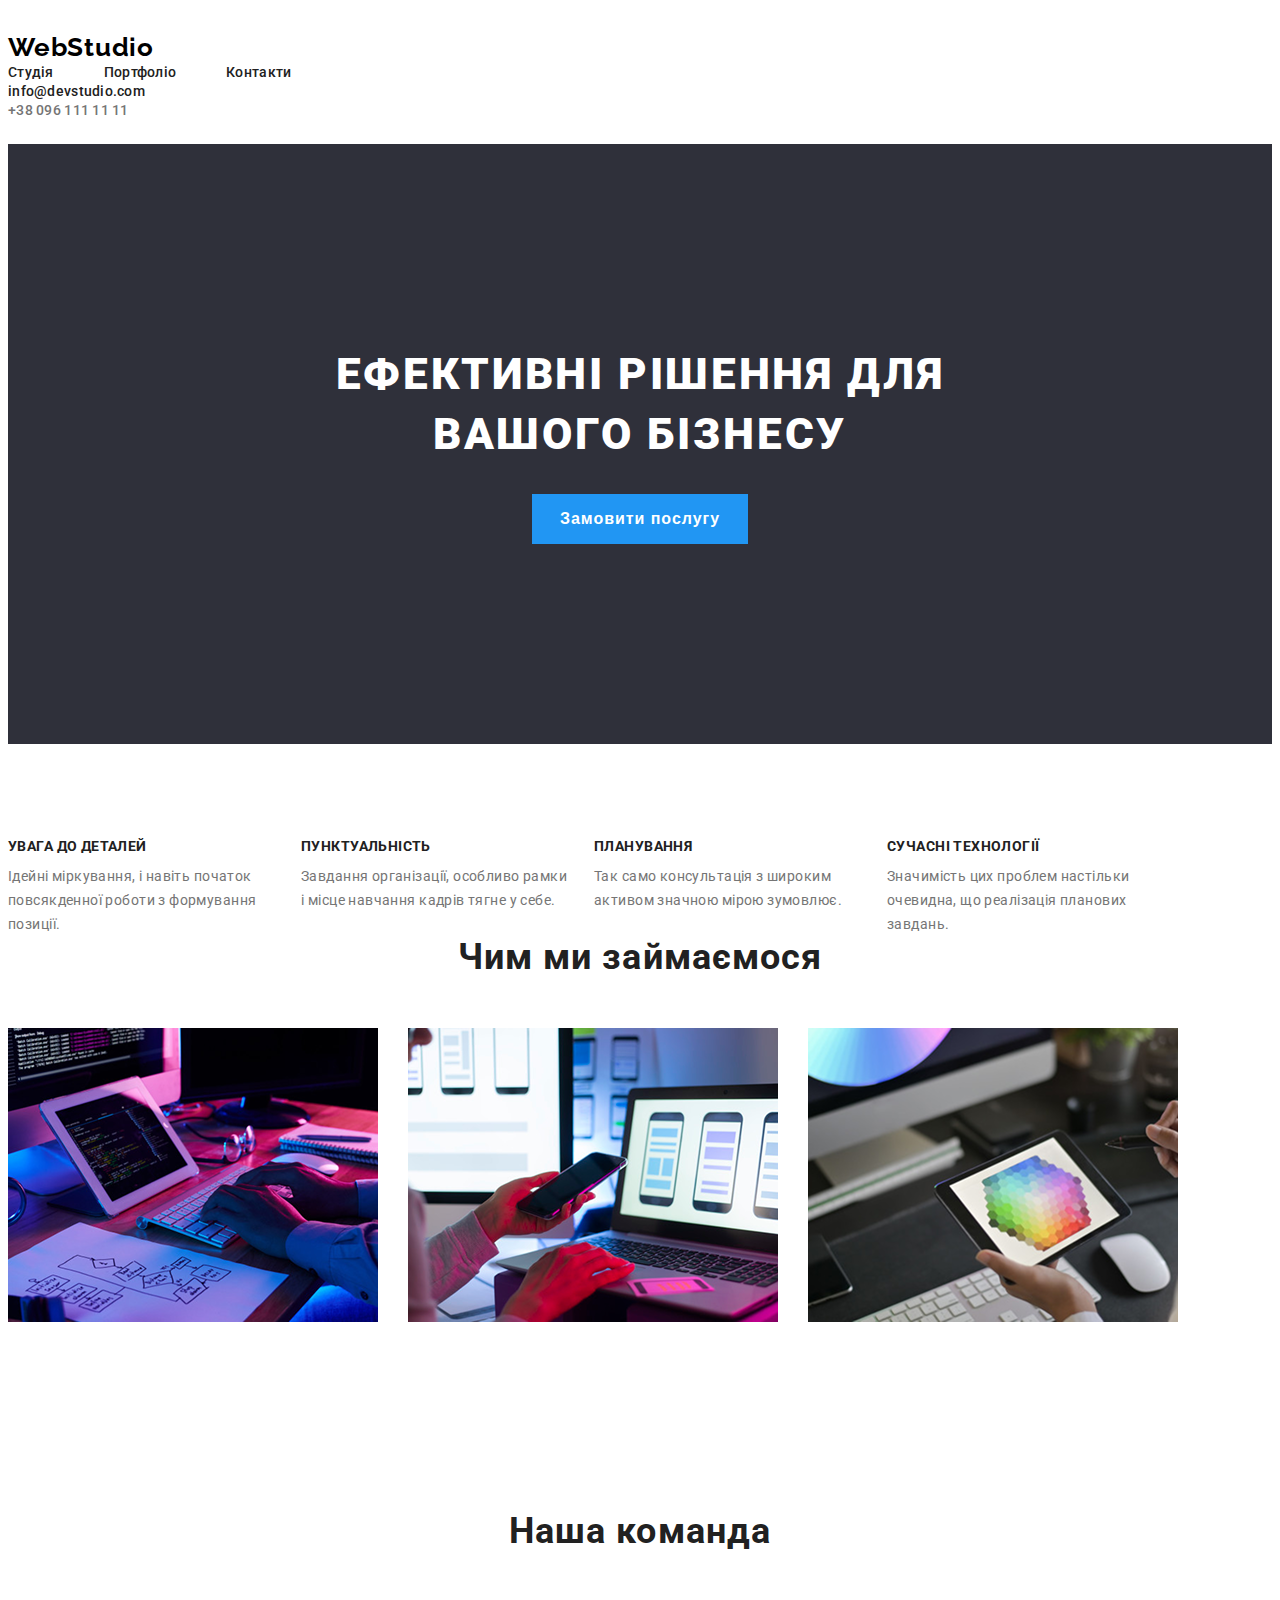
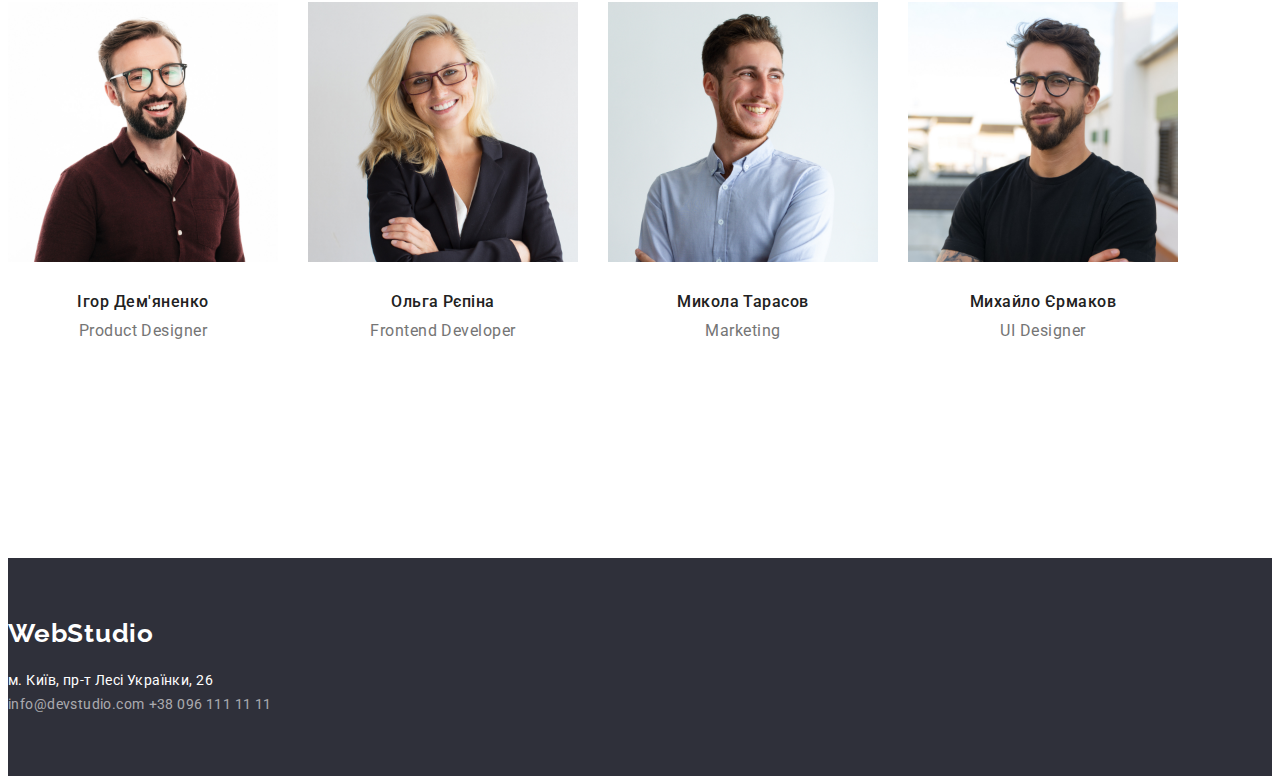
<file: index.html>
<!DOCTYPE html>
<html lang="en">

<head>
  <meta charset="UTF-8" />
  <meta name="viewport" content="width=device-width, initial-scale=1.0" />
  <title>Document</title>
  <!--Raleway-->
  <link rel="preconnect" href="https://fonts.googleapis.com">
  <link rel="preconnect" href="https://fonts.gstatic.com" crossorigin>
  <link href="https://fonts.googleapis.com/css2?family=Raleway:ital,wght@0,100..900;1,100..900&display=swap"
    rel="stylesheet">
  <!--Roboto-->
  <link rel="preconnect" href="https://fonts.googleapis.com">
  <link rel="preconnect" href="https://fonts.gstatic.com" crossorigin>
  <link
    href="https://fonts.googleapis.com/css2?family=Raleway:ital,wght@0,100..900;1,100..900&family=Roboto:ital,wght@0,100..900;1,100..900&display=swap"
    rel="stylesheet">
  <!-- Normalize style -->
  <link rel="stylesheet" href="https://cdnjs.cloudflare.com/ajax/libs/modern-normalize/3.0.1/modern-normalize.min.css"
    integrity="sha512-q6WgHqiHlKyOqslT/lgBgodhd03Wp4BEqKeW6nNtlOY4quzyG3VoQKFrieaCeSnuVseNKRGpGeDU3qPmabCANg=="
    crossorigin="anonymous" referrerpolicy="no-referrer" />
  <!-- Reset CSS -->
  <link rel="stylesheet" href="./reset.css">
  <!-- CSS -->
  <link rel="stylesheet" href="./style.css">
</head>

<body>
  <header class="header">
    <a href="./webstudio.html" class="header-logo">WebStudio</a>
    <nav class="header-nav">
      <ul class="header-list">
        <li class="header-item">
          <a class="header-link" href="">Студія</a>
        </li>
        <li class="header-item">
          <a class="header-link" href="./portfolio.html">Портфоліо</a>
        </li>
        <li class="header-item">
          <a class="header-link" href="">Контакти</a>
        </li>
      </ul>
    </nav>
    <ul>
      <li>
        <a href="" class="header-link">info@devstudio.com</a>
      </li>
      <li>
        <a href="" class="header-number">+38 096 111 11 11</a>
      </li>
    </ul>
  </header>
  <main>
    <!--Замовити послугу-->
    <section class="hero">
      <h1 class="hero-title">Ефективні рішення для вашого бізнесу</h1>
      <button type="button" class="hero-button">Замовити послугу</button>
    </section>
    <!--Про нас-->
    <section class="about">
      <ul class="about-list">
        <li class="about-item">
          <h2 class="about-title">УВАГА ДО ДЕТАЛЕЙ</h2>
          <p class="about-text">
            Ідейні міркування, і навіть початок повсякденної роботи з формування
            позиції.
          </p>
        </li>
        <li class="about-item">
          <h2 class="about-title">ПУНКТУАЛЬНІСТЬ</h2>
          <p class="about-text">
            Завдання організації, особливо рамки і місце навчання кадрів тягне у
            себе.
          </p>
        </li>
        <li class="about-item">
          <h2 class="about-title">ПЛАНУВАННЯ</h2>
          <p class="about-text">Так само консультація з широким активом значною мірою зумовлює.</p>
        </li>
        <li class="about-item">
          <h2 class="about-title">СУЧАСНІ ТЕХНОЛОГІЇ</h2>
          <p class="about-text">
            Значимість цих проблем настільки очевидна, що реалізація планових
            завдань.
          </p>
        </li>
      </ul>
      <!--Картинки-->
      <section class="doing">
        <h2 class="doing-title">Чим ми займаємося</h2>
        <ul class="doing-list">
          <li class="doing-item">
            <img src="images/img (9).png" alt="Написання коду" class="doing-img">
          </li>
          <li class="doing-item">
            <img src="images/box 2.png" alt="Вибір вигляду сайту на телефоні" class="doing-img" />
          </li>
          <li class="doing-item">
            <img src="images/box 3.png" alt="Вибір кольору" class="doing-img" />
          </li>
        </ul>
      </section>
      <!--Наша команда-->
      <section class="team">
        <h3 class="team-title">Наша команда</h3>
        <ul class="team-list">
          <li class="team-item">
            <img src="./images/img.jpg" alt="Чоловік" class="team-img" />
            <h4 class="team-subtitle">Ігор Дем'яненко</h4>
            <p class="team-text">Product Designer</p>
          </li>
          <li class="team-item">
            <img src="./images/img (1).jpg" alt="Жінка" class="team-img" />
            <h4 class="team-subtitle">Ольга Рєпіна</h4>
            <p class="team-text">Frontend Developer</p>
          </li>
          <li class="team-item">
            <img src="./images/img (2).jpg" alt="Чоловік" class="team-img" />
            <h4 class="team-subtitle">Микола Тарасов</h4>
            <p class="team-text">Marketing</p>
          </li>
          <li class="team-item">
            <img src="./images/img (3).jpg" alt="Чоловік" class="team-img" />
            <h4 class="team-subtitle">Михайло Єрмаков</h4>
            <p class="team-text">UI Designer</p>
          </li>
        </ul>
      </section>
  </main>
  <footer class="footer">
    <a href="" class="footer-logo">WebStudio</a>
    <p class="footer-text">м. Київ, пр-т Лесі Українки, 26</p>
    <a href="" class="footer-email">info@devstudio.com</a>
    <a href="" class="footer-number">+38 096 111 11 11</a>
  </footer>
</body>

</html>
</file>
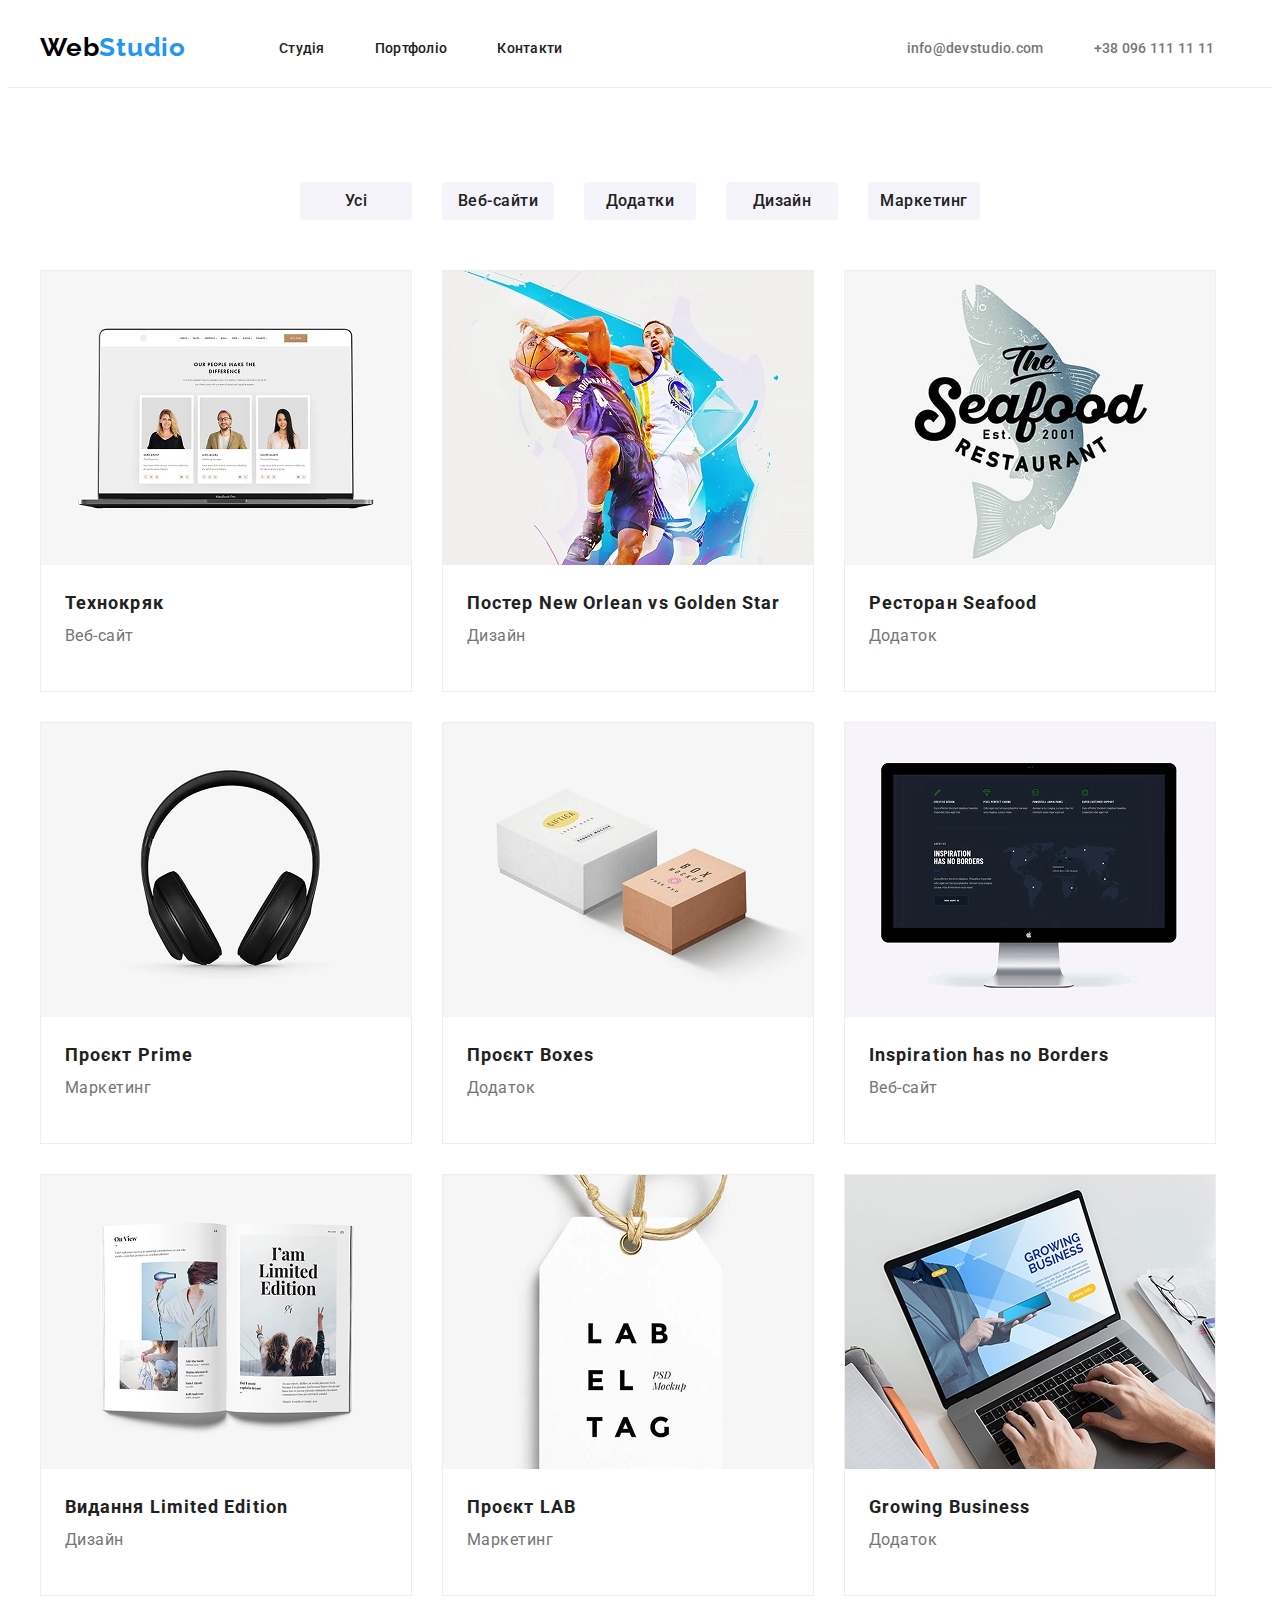
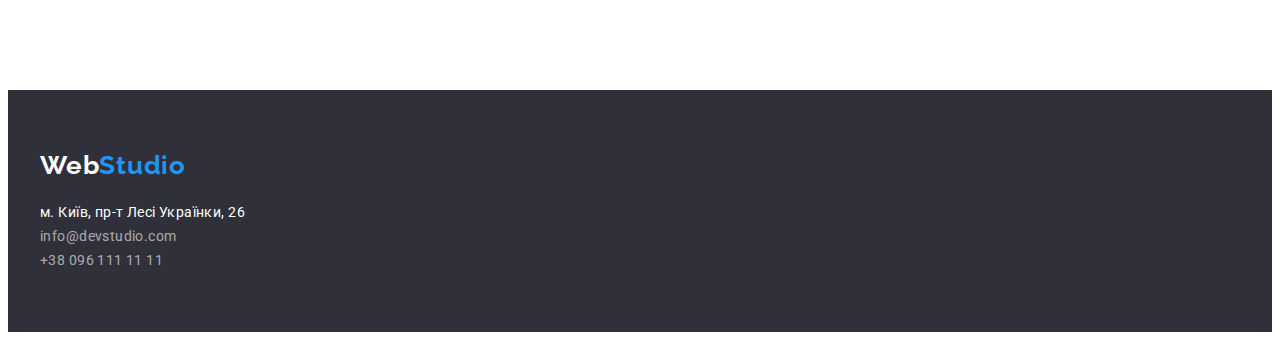
<file: portfolio.html>
<!DOCTYPE html>
<html lang="en">

<head>
  <meta charset="UTF-8" />
  <meta name="viewport" content="width=device-width, initial-scale=1.0" />
  <title>Document</title>
  <!--Raleway-->
  <link rel="preconnect" href="https://fonts.googleapis.com">
  <link rel="preconnect" href="https://fonts.gstatic.com" crossorigin>
  <link href="https://fonts.googleapis.com/css2?family=Raleway:ital,wght@0,100..900;1,100..900&display=swap"
    rel="stylesheet">
  <!--Roboto-->
  <link rel="preconnect" href="https://fonts.googleapis.com">
  <link rel="preconnect" href="https://fonts.gstatic.com" crossorigin>
  <link
    href="https://fonts.googleapis.com/css2?family=Raleway:ital,wght@0,100..900;1,100..900&family=Roboto:ital,wght@0,100..900;1,100..900&display=swap"
    rel="stylesheet">
  <!-- Normalize style -->
  <link rel="stylesheet" href="https://cdnjs.cloudflare.com/ajax/libs/modern-normalize/3.0.1/modern-normalize.min.css"
    integrity="sha512-q6WgHqiHlKyOqslT/lgBgodhd03Wp4BEqKeW6nNtlOY4quzyG3VoQKFrieaCeSnuVseNKRGpGeDU3qPmabCANg=="
    crossorigin="anonymous" referrerpolicy="no-referrer" />
  <!-- Reset CSS -->
  <link rel="stylesheet" href="./reset.css">
  <!-- CSS -->
  <link rel="stylesheet" href="./portfolio.css">
</head>

<body>
  <header class="header">
    <div class="container">

      <nav class="header-nav">
        <a href="./index.html" class="header-logo">Web<span class="header-span">Studio</span></a>
        <ul class="header-list">
          <li class="header-item">
            <a class="header-link" href="./index.html">Студія</a>
          </li>
          <li class="header-item">
            <a class="header-link" href="./portfolio.html">Портфоліо</a>
          </li>
          <li class="header-item">
            <a class="header-link" href="">Контакти</a>
          </li>
        </ul>
        <ul class="header-connection">
          <li class="header-think">
            <a href="info@devstudio.com" class="header-email">info@devstudio.com</a>
          </li>
          <li class="header-think">
            <a href="+38 096 111 11 11" class="header-number">+38 096 111 11 11</a>
          </li>
        </ul>
    </div>
    </nav>
  </header>
  <main>
    <!-- hero -->
    <section class="hero">
      <div class="container">
        <nav class="hero-nav">
          <ul class="hero-list">
            <li class="hero-item">
              <button class="hero-button">Усі</button>
            </li>
            <li class="hero-item">
              <button class="hero-button">Веб-сайти</button>
            </li>
            <li class="hero-item">
              <button class="hero-button">Додатки</button>
            </li>
            <li class="hero-item">
              <button class="hero-button">Дизайн</button>
            </li>
            <li class="hero-item">
              <button class="hero-button">Маркетинг</button>
            </li>
          </ul>
      </div>
      <div class="container">
        <ul class="hero-gallery">
          <li class="hero-element">
            <img src="./images/tehnokriak.webp" alt="" class="hero-img">
            <div class="hero-content">
              <h5 class="hero-title">Технокряк</h5>
              <p class="hero-text">Веб-сайт</p>
            </div>
          </li>
          <li class="hero-element">
            <img src="./images/basketball.webp" alt="" class="hero-img">
            <div class="hero-content">
              <h5 class="hero-title">Постер New Orlean vs Golden Star</h5>
              <p class="hero-text">Дизайн</p>
            </div>
          </li>
          <li class="hero-element">
            <img src="./images/seafood.webp" alt="" class="hero-img">
            <div class="hero-content">
              <h5 class="hero-title">Ресторан Seafood</h5>
              <p class="hero-text">Додаток</p>
            </div>
          </li>
          <li class="hero-element">
            <img src="./images/earphones.webp" alt="" class="hero-img">
            <div class="hero-content">
              <h5 class="hero-title">Проєкт Prime</h5>
              <p class="hero-text">Маркетинг</p>
            </div>
          </li>
          <li class="hero-element">
            <img src="./images/boxes.webp" alt="" class="hero-img">
            <div class="hero-content">
              <h5 class="hero-title">Проєкт Boxes</h5>
              <p class="hero-text">Додаток</p>
            </div>
          </li>
          <li class="hero-element">
            <img src="./images/computer.webp" alt="" class="hero-img">
            <div class="hero-content">
              <h5 class="hero-title">Inspiration has no Borders</h5>
              <p class="hero-text">Веб-сайт</p>
            </div>
          </li>
          <li class="hero-element">
            <img src="./images/magazines.webp" alt="" class="hero-img">
            <div class="hero-content">
              <h5 class="hero-title">Видання Limited Edition</h5>
              <p class="hero-text">Дизайн</p>
            </div>
          </li>
          <li class="hero-element">
            <img src="./images/labeltag.webp" alt="" class="hero-img">
            <div class="hero-content">
              <h5 class="hero-title">Проєкт LAB</h5>
              <p class="hero-text">Маркетинг</p>
            </div>
          </li>
          <li class="hero-element">
            <img src="./images/site.webp" alt="">
            <div class="hero-content">
              <h5 class="hero-title">Growing Business</h5>
              <p class="hero-text">Додаток</p>
            </div>
          </li>
        </ul>
        </nav>
      </div>
    </section>
  </main>
  <!-- footer -->
  <footer class="footer">
    <div class="container">
      <a href="./index.html" class="footer-logo">Web<span class="footer-span">Studio</span></a>
      <p class="footer-text">м. Київ, пр-т Лесі Українки, 26</p>
      <a href="" class="footer-email">info@devstudio.com</a>
      <p href="" class="footer-number">+38 096 111 11 11</p>
    </div>
  </footer>
</body>

</html>
</file>
<file: style.css>
body {
    font-family: "Roboto";
}

.container {
    width: 1200px;
    outline: solid red;
    margin-left: auto;
    margin-right: auto;
    padding-left: 15px;
    padding-right: 15px;
}

/* header */
.header {
    padding-top: 24px;
    padding-bottom: 25px;
}

.header-span {
    color: #2196F3;
    font-family: Raleway;
    font-size: 26px;
    font-style: normal;
    font-weight: 700;
    line-height: normal;
    letter-spacing: 0.78px;
}

.header-logo {
    color: #000;
    font-family: Raleway;
    font-size: 26px;
    font-style: normal;
    font-weight: 700;
    line-height: normal;
    letter-spacing: 0.78px;
    margin: 0 93px 0 0;
}

.header-nav {
    display: flex;
    flex: wrap;
}

.header-list {
    display: flex;
    flex: wrap;
    align-items: center;
    gap: 50px;
}

.header-link {
    color: #212121;
    font-size: 14px;
    font-style: normal;
    font-weight: 500;
    line-height: normal;
    letter-spacing: 0.28px;

}

.header-link:hover {
    color: #2196F3;
    font-family: Roboto;
    font-size: 14px;
    font-style: normal;
    font-weight: 500;
    line-height: normal;
    letter-spacing: 0.28px;
}

.header-connection {
    display: flex;
    flex: wrap;
    align-items: center;
    margin-left: 344px;
    gap: 50px;
}

.header-email {
    color: #757575;
    font-family: Roboto;
    font-size: 14px;
    font-style: normal;
    font-weight: 500;
    line-height: normal;
    letter-spacing: 0.28px;
}

.header-email:hover {
    color: #2196F3;
    font-family: Roboto;
    font-size: 14px;
    font-style: normal;
    font-weight: 500;
    line-height: normal;
    letter-spacing: 0.28px;
}

.header-number {
    color: #757575;
    font-size: 14px;
    font-style: normal;
    font-weight: 500;
    line-height: normal;
    letter-spacing: 0.28px;
}

/* hero */
.hero {
    background: #2F303A;
    padding-top: 200px;
    padding-bottom: 200px;
}

.hero-title {
    color: #FFF;
    text-align: center;
    font-family: Roboto;
    font-size: 44px;
    font-style: normal;
    font-weight: 900;
    line-height: 60px;
    letter-spacing: 2.64px;
    text-transform: uppercase;
    width: 696px;

    margin-left: auto;
    margin-right: auto;
}

.hero-button {
    color: #FFF;
    text-align: center;
    font-size: 16px;
    font-style: normal;
    font-weight: 700;
    line-height: 30px;
    letter-spacing: 0.96px;
    background: #2196F3;
    width: 216px;
    height: 50px;
    margin-top: 30px;
    display: block;
    margin-left: auto;
    margin-right: auto;
}

/* about */
.about {
    padding-top: 94px;
    padding-bottom: 94px;
}

.about-list {
    display: flex;
    flex: wrap;
    gap: 23px;
}

.about-title {
    color: #212121;
    font-size: 14px;
    font-style: normal;
    font-weight: 700;
    line-height: normal;
    letter-spacing: 0.42px;
    text-transform: uppercase;
    width: 270px;
    margin-bottom: 10px;
}

.about-text {
    color: #757575;
    font-size: 14px;
    font-style: normal;
    font-weight: 400;
    line-height: 24px;
    letter-spacing: 0.42px;
    width: 270px;
    height: 72px;
}

/* doing */

.doing {
    padding-bottom: 94px;
}

.doing-list {
    display: flex;
    flex: wrap;
    gap: 30px;
}

.doing-title {
    color: #212121;
    text-align: center;
    font-size: 36px;
    font-style: normal;
    font-weight: 700;
    line-height: normal;
    letter-spacing: 1.08px;
    margin-bottom: 50px;
}

.doing-img {
    width: 370px;
    height: 294px;
    flex-shrink: 0;
}

/* team */

.team {
    padding-top: 94px;
    padding-bottom: 94px;
}

.team-title {
    color: #212121;
    text-align: center;
    font-size: 36px;
    font-style: normal;
    font-weight: 700;
    line-height: normal;
    letter-spacing: 1.08px;
    margin-bottom: 50px;
}

.team-list {
    display: flex;
    flex: wrap;
    gap: 30px;
}

.team-item {
    padding-bottom: 30px;
}

.team-img {
    width: 270px;
    height: 260px;
    flex-shrink: 0;
}

.team-subtitle {
    color: #212121;
    text-align: center;
    font-size: 16px;
    font-style: normal;
    font-weight: 500;
    line-height: normal;
    letter-spacing: 0.48px;
    margin-top: 30px;
}

.team-text {
    color: #757575;
    text-align: center;
    font-size: 16px;
    font-style: normal;
    font-weight: 400;
    line-height: normal;
    letter-spacing: 0.48px;
    margin-top: 10px;

}

/* footer */
.footer {
    background: #2F303A;
    padding-top: 60px;
    padding-bottom: 60px;
}

.footer-logo {
    color: #FFF;
    font-family: Raleway;
    font-size: 26px;
    font-style: normal;
    font-weight: 700;
    line-height: normal;
    letter-spacing: 0.78px;
}

.footer-span {
    color: #2196F3;
    font-family: Raleway;
    font-size: 26px;
    font-style: normal;
    font-weight: 700;
    line-height: normal;
    letter-spacing: 0.78px;

}

.footer-text {
    color: #FFF;
    font-family: Roboto;
    font-size: 14px;
    font-style: normal;
    font-weight: 400;
    line-height: 24px;
    letter-spacing: 0.42px;
    margin-top: 20px;
    display: block;
}

.footer-email {
    color: rgba(255, 255, 255, 0.60);
    font-family: Roboto;
    font-size: 14px;
    font-style: normal;
    font-weight: 400;
    line-height: 24px;
    letter-spacing: 0.42px;
    margin-top: 9px;
    margin-bottom: 9px;
}

.footer-number {
    color: rgba(255, 255, 255, 0.60);
    font-size: 14px;
    font-style: normal;
    font-weight: 400;
    line-height: 24px;
    letter-spacing: 0.42px;
}
</file>
<file: portfolio.css>
body {
    font-family: "Roboto";
}

.container {
    width: 1200px;
    margin-left: auto;
    margin-right: auto;
    padding-left: 15px;
    padding-right: 15px;
}


/* header */
.header {
    padding-top: 24px;
    padding-bottom: 25px;
    border-bottom: 1px solid #ECECEC;
    ;
}

.header-span {
    color: #2196F3;
    font-family: Raleway;
    font-size: 26px;
    font-style: normal;
    font-weight: 700;
    line-height: normal;
    letter-spacing: 0.78px;
}

.header-logo {
    color: #000;
    font-family: Raleway;
    font-size: 26px;
    font-style: normal;
    font-weight: 700;
    line-height: normal;
    letter-spacing: 0.78px;
    margin: 0 93px 0 0;
}

.header-nav {
    display: flex;
    flex: wrap;
}

.header-list {
    display: flex;
    flex: wrap;
    align-items: center;
    gap: 50px;
}

.header-link {
    color: #212121;
    font-size: 14px;
    font-style: normal;
    font-weight: 500;
    line-height: normal;
    letter-spacing: 0.28px;

}

.header-link:hover {
    color: #2196F3;
    font-family: Roboto;
    font-size: 14px;
    font-style: normal;
    font-weight: 500;
    line-height: normal;
    letter-spacing: 0.28px;
}

.header-connection {
    display: flex;
    flex: wrap;
    align-items: center;
    margin-left: 344px;
    gap: 50px;
}

.header-email {
    color: #757575;
    font-family: Roboto;
    font-size: 14px;
    font-style: normal;
    font-weight: 500;
    line-height: normal;
    letter-spacing: 0.28px;
}

.header-email:hover {
    color: #2196F3;
    font-family: Roboto;
    font-size: 14px;
    font-style: normal;
    font-weight: 500;
    line-height: normal;
    letter-spacing: 0.28px;
}

.header-number {
    color: #757575;
    font-size: 14px;
    font-style: normal;
    font-weight: 500;
    line-height: normal;
    letter-spacing: 0.28px;
}

.header-number:hover {
    color: #2196F3;
    font-size: 14px;
    font-style: normal;
    font-weight: 500;
    line-height: normal;
    letter-spacing: 0.28px;
}

/* hero */
.hero {
    background: #FFF;
    padding-top: 94px;
    padding-bottom: 94px;
}

.hero-list {
    display: flex;
    flex-wrap: wrap;
    justify-content: center;
    gap: 30px;
}

.hero-button {
    color: #212121;
    text-align: center;
    font-family: Roboto;
    font-size: 16px;
    font-style: normal;
    font-weight: 500;
    line-height: 26px;
    letter-spacing: 0.48px;
    border-radius: 4px;
    background: #F5F4FA;
    width: 112px;
    height: 38px;
    flex-shrink: 0;

}

.hero-button:hover {
    border-radius: 4px;
    background: #2196F3;
    color: #FFF;
    box-shadow: 0px 3px 1px 0px rgba(0, 0, 0, 0.10), 0px 1px 2px 0px rgba(0, 0, 0, 0.08), 0px 2px 2px 0px rgba(0, 0, 0, 0.12);
}

.hero-gallery {
    display: flex;
    flex-wrap: wrap;
    gap: 30px;
    margin-top: 50px;
}

.hero-element {
    flex-basis: calc(((100% - 60px * 2)) / 3);
    border: 1px solid #EEE;
    background: #FFF;
    padding-bottom: 20px;

}

.hero-content {
    padding-left: 24px;
}

.hero-element:hover {
    box-shadow: 0px 1px 1px 0px rgba(0, 0, 0, 0.12), 0px 4px 4px 0px rgba(0, 0, 0, 0.06), 1px 4px 6px 0px rgba(0, 0, 0, 0.16);
}

.hero-img {
    width: 370px;
    height: 294px;
}

.hero-title {
    color: #212121;
    font-family: Roboto;
    font-size: 18px;
    font-style: normal;
    font-weight: 700;
    line-height: 36px;
    letter-spacing: 1.08px;
    margin-top: 20px;
}

.hero-text {
    color: #757575;
    font-family: Roboto;
    font-size: 16px;
    font-style: normal;
    font-weight: 400;
    line-height: 30px;
    letter-spacing: 0.48px;
    margin-bottom: 20px;
}

/* footer */
.footer {
    background: #2F303A;
    padding-top: 60px;
    padding-bottom: 60px;
}

.footer-logo {
    color: #FFF;
    font-family: Raleway;
    font-size: 26px;
    font-style: normal;
    font-weight: 700;
    line-height: normal;
    letter-spacing: 0.78px;
}

.footer-span {
    color: #2196F3;
    font-family: Raleway;
    font-size: 26px;
    font-style: normal;
    font-weight: 700;
    line-height: normal;
    letter-spacing: 0.78px;

}

.footer-text {
    color: #FFF;
    font-family: Roboto;
    font-size: 14px;
    font-style: normal;
    font-weight: 400;
    line-height: 24px;
    letter-spacing: 0.42px;
    margin-top: 20px;
}

.footer-email {
    color: rgba(255, 255, 255, 0.60);
    font-family: Roboto;
    font-size: 14px;
    font-style: normal;
    font-weight: 400;
    line-height: 24px;
    letter-spacing: 0.42px;
    margin-top: 9px;
    margin-bottom: 9px;
}

.footer-number {
    color: rgba(255, 255, 255, 0.60);
    font-size: 14px;
    font-style: normal;
    font-weight: 400;
    line-height: 24px;
    letter-spacing: 0.42px;
}
</file>
